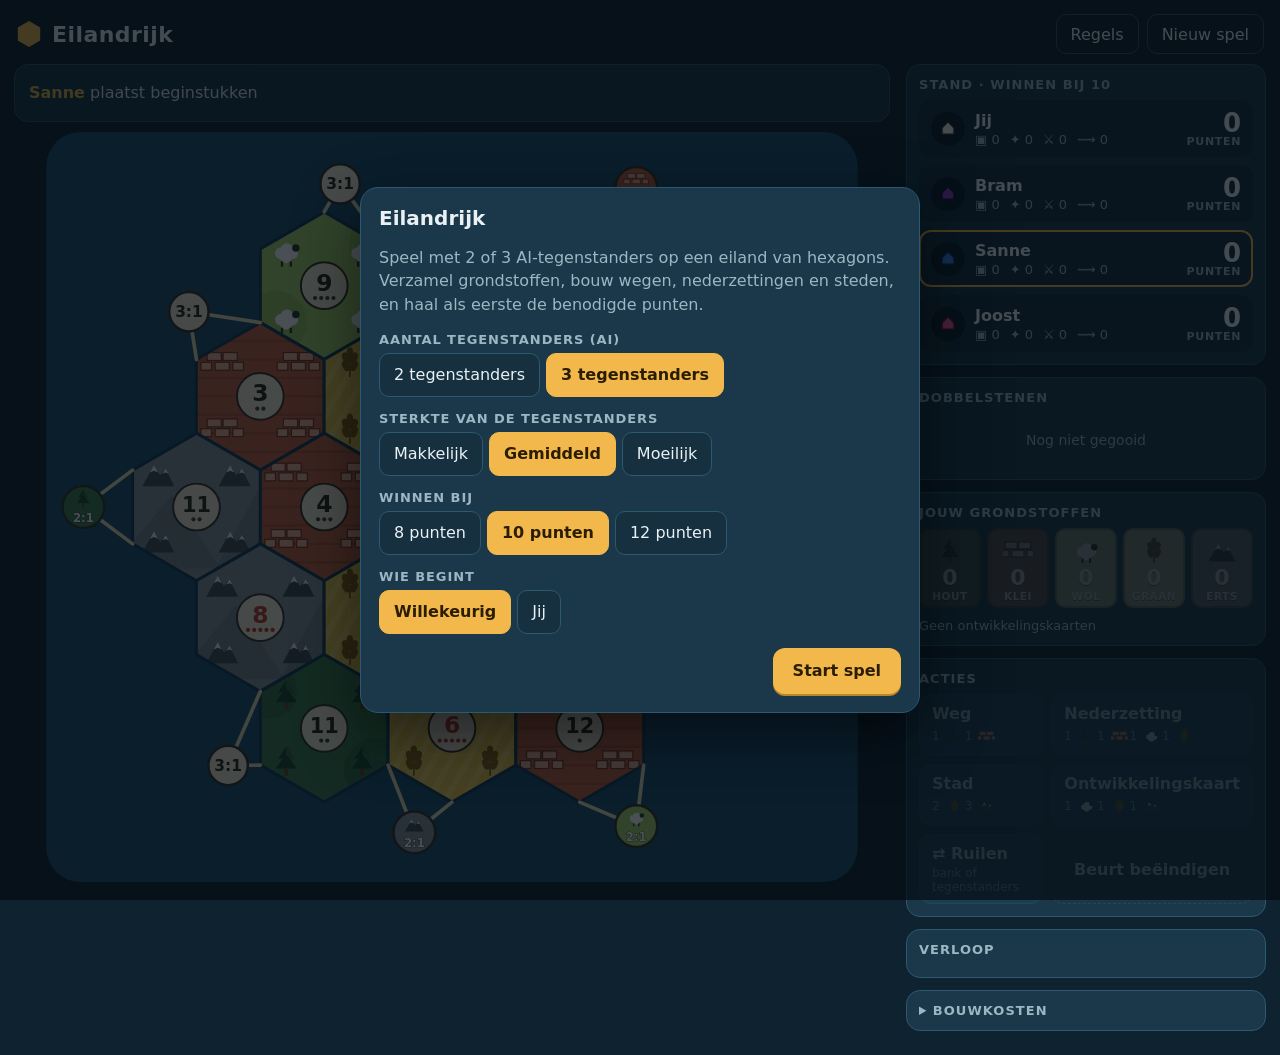
<file: index.html>
<!doctype html>
<html lang="nl">
<head>
  <meta charset="utf-8">
  <meta name="viewport" content="width=device-width, initial-scale=1, viewport-fit=cover">
  <meta name="apple-mobile-web-app-capable" content="yes">
  <meta name="mobile-web-app-capable" content="yes">
  <meta name="apple-mobile-web-app-title" content="Eilandrijk">
  <meta name="apple-mobile-web-app-status-bar-style" content="black-translucent">
  <meta name="theme-color" content="#0f2230">
  <meta name="description" content="Bouw, ruil en verover het eiland tegen 2 of 3 AI-tegenstanders.">
  <link rel="manifest" href="manifest.webmanifest">
  <link rel="icon" type="image/png" sizes="192x192" href="icons/icon-192.png">
  <link rel="apple-touch-icon" href="icons/apple-touch-icon.png">
  <title>Eilandrijk</title>
  <link rel="stylesheet" href="css/style.css">
</head>
<body>
  <div id="app">
    <header class="top">
      <h1><span class="logo" aria-hidden="true"></span>Eilandrijk</h1>
      <div class="top-actions">
        <button id="btn-rules" class="ghost">Regels</button>
        <button id="btn-new" class="ghost">Nieuw spel</button>
      </div>
    </header>
    <main>
      <section id="board-wrap">
        <div id="status" role="status" aria-live="polite"></div>
        <div id="board"></div>
      </section>
      <aside id="panel"></aside>
    </main>
    <div id="modal-root"></div>
    <div id="toast" role="alert"></div>
  </div>
  <script src="js/topology.js"></script>
  <script src="js/engine.js"></script>
  <script src="js/ai.js"></script>
  <script src="js/render.js"></script>
  <script src="js/ui.js"></script>
  <script>
    // Offline-ondersteuning (PWA); werkt alleen via https of localhost, anders stil overslaan.
    if ('serviceWorker' in navigator && /^https?:$/.test(location.protocol)) {
      window.addEventListener('load', function () {
        navigator.serviceWorker.register('sw.js').catch(function () {});
      });
    }
  </script>
</body>
</html>
</file>
<file: css/style.css>
:root {
  --bg: #0f2230;
  --bg2: #16303f;
  --panel: #1a3849;
  --panel2: #21475c;
  --line: #2c5870;
  --text: #eaf1f5;
  --muted: #9db6c4;
  --accent: #f2b84b;
  --accent-ink: #2b1d00;
  --good: #63d18a;
  --bad: #ef6a5b;
  --you: #f4f1e8;
  --foe: #7a34a8;
  --radius: 14px;
  font-family: ui-rounded, 'SF Pro Rounded', system-ui, -apple-system, 'Segoe UI', sans-serif;
}
* { box-sizing: border-box; }
html, body { margin: 0; overscroll-behavior-y: none; touch-action: manipulation; background: var(--bg); color: var(--text); -webkit-text-size-adjust: 100%; }
body { min-height: 100vh; min-height: 100dvh; }
button { font: inherit; color: inherit; cursor: pointer; }
button:disabled { cursor: not-allowed; }

#app { max-width: 1400px; margin: 0 auto; padding: max(10px, env(safe-area-inset-top)) 14px max(24px, env(safe-area-inset-bottom)); padding-left: max(14px, env(safe-area-inset-left)); padding-right: max(14px, env(safe-area-inset-right)); }
.top { display: flex; align-items: center; justify-content: space-between; padding: 4px 2px 10px; }
.top h1 { margin: 0; font-size: 22px; letter-spacing: .02em; display: flex; align-items: center; gap: 10px; }
.logo { width: 26px; height: 26px; background: var(--accent); clip-path: polygon(50% 0, 93% 25%, 93% 75%, 50% 100%, 7% 75%, 7% 25%); display: inline-block; }
.top-actions { display: flex; gap: 8px; }
button.ghost { background: transparent; border: 1px solid var(--line); border-radius: 10px; padding: 9px 14px; min-height: 40px; }
button.ghost:hover { background: var(--bg2); }

main { display: grid; grid-template-columns: minmax(0, 1fr) 360px; gap: 16px; align-items: start; }
#board-wrap { min-width: 0; }
#status { display: flex; align-items: center; justify-content: space-between; gap: 12px; background: var(--panel); border: 1px solid var(--line); border-radius: var(--radius); padding: 10px 14px; margin-bottom: 10px; min-height: 58px; font-size: 16px; }
#status .msg { flex: 1; line-height: 1.3; }
#status .msg b { color: var(--accent); }
#status.ai { opacity: .95; }
#status .thinking::after { content: ''; display: inline-block; width: 1.4em; text-align: left; animation: dots 1.2s steps(4) infinite; }
@keyframes dots { 0% { content: ''; } 25% { content: '.'; } 50% { content: '..'; } 75% { content: '...'; } }
#board svg { width: 100%; height: auto; max-height: calc(100vh - 150px); max-height: calc(100dvh - 150px); display: block; border-radius: 22px; touch-action: manipulation; user-select: none; -webkit-user-select: none; }

.primary { background: var(--accent); color: var(--accent-ink); border: 0; border-radius: 12px; padding: 12px 20px; font-weight: 700; font-size: 16px; min-height: 46px; white-space: nowrap; box-shadow: 0 2px 0 #b9862a; }
.primary:active { transform: translateY(1px); box-shadow: none; }
.primary:disabled { background: #566b77; color: #a9bbc5; box-shadow: none; }
.secondary { background: var(--panel2); border: 1px solid var(--line); border-radius: 12px; padding: 10px 14px; min-height: 44px; }
.secondary:hover:not(:disabled) { background: #2a566e; }
.secondary:disabled { opacity: .45; }

.spot-line { stroke: #ffe58a; opacity: .9; animation: pulse 1.1s ease-in-out infinite; }
.spot-dot { fill: #ffe58a; stroke: #7a5a00; stroke-width: 2; animation: pulse 1.1s ease-in-out infinite; }
.spot-tile { fill: rgba(255, 229, 138, .28); stroke: #ffe58a; stroke-width: 3; stroke-dasharray: 8 5; }
.spot { cursor: pointer; }
.spot:hover .spot-line, .spot:hover .spot-dot { opacity: 1; stroke: #fff; }
.spot:hover .spot-tile { fill: rgba(255, 229, 138, .5); }
@keyframes pulse { 0%, 100% { opacity: .55; } 50% { opacity: 1; } }
.flash { animation: flash 1.6s ease-out forwards; pointer-events: none; }
@keyframes flash { 0% { opacity: .85; } 100% { opacity: 0; } }

#panel { display: flex; flex-direction: column; gap: 12px; min-width: 0; }
.card { background: var(--panel); border: 1px solid var(--line); border-radius: var(--radius); padding: 12px; }
.card h3 { margin: 0 0 8px; font-size: 13px; text-transform: uppercase; letter-spacing: .08em; color: var(--muted); font-weight: 700; }

.players { display: grid; gap: 8px; }
.pl { display: grid; grid-template-columns: 34px 1fr auto; gap: 10px; align-items: center; padding: 8px 10px; border-radius: 12px; background: var(--bg2); border: 2px solid transparent; }
.pl.active { border-color: var(--accent); }
.pl .ico { width: 34px; height: 34px; border-radius: 50%; display: grid; place-items: center; background: #0d1c27; }
.pl .nm { font-weight: 700; }
.pl .sub { color: var(--muted); font-size: 13px; display: flex; flex-wrap: wrap; gap: 4px 10px; margin-top: 2px; }
.pl .vp { font-size: 26px; font-weight: 800; line-height: 1; text-align: right; }
.pl .vp small { display: block; font-size: 11px; font-weight: 600; color: var(--muted); letter-spacing: .06em; }
.badge { background: var(--accent); color: var(--accent-ink); border-radius: 999px; padding: 1px 8px; font-size: 11px; font-weight: 800; }

.dice { display: flex; gap: 10px; align-items: center; justify-content: center; padding: 4px 0; min-height: 54px; }
.die { width: 46px; height: 46px; background: #fbf6e6; border-radius: 10px; box-shadow: 0 2px 0 #b6ab8c; }
.dice.rolling .die { animation: shake .12s linear infinite; }
@keyframes shake { 0% { transform: rotate(-6deg); } 50% { transform: rotate(6deg) translateY(-2px); } 100% { transform: rotate(-6deg); } }
.dice .total { font-size: 22px; font-weight: 800; margin-left: 4px; min-width: 32px; }
.dice .none { color: var(--muted); font-size: 14px; }

.hand { display: grid; grid-template-columns: repeat(5, 1fr); gap: 6px; }
.rc { border-radius: 10px; padding: 6px 2px 4px; text-align: center; color: #fff; position: relative; border: 2px solid rgba(0, 0, 0, .25); }
.rc svg { display: block; margin: 0 auto; }
.rc .n { font-size: 22px; font-weight: 800; line-height: 1.1; text-shadow: 0 1px 0 rgba(0, 0, 0, .35); }
.rc .l { font-size: 10.5px; opacity: .95; text-transform: uppercase; letter-spacing: .05em; font-weight: 700; text-shadow: 0 1px 0 rgba(0, 0, 0, .35); }
.rc.zero { filter: saturate(.3) brightness(.7); opacity: .75; }

.devs { display: flex; flex-wrap: wrap; gap: 6px; margin-top: 10px; }
.dev { background: var(--bg2); border: 1px solid var(--line); border-radius: 10px; padding: 6px 10px; font-size: 13px; display: flex; align-items: center; gap: 8px; }
.dev b { color: var(--accent); }
.dev button { background: var(--accent); color: var(--accent-ink); border: 0; border-radius: 8px; font-weight: 700; padding: 5px 10px; min-height: 32px; }
.dev button:disabled { background: #566b77; color: #a9bbc5; }
.dev .new { color: var(--muted); font-size: 11px; }
.muted { color: var(--muted); }
.small { font-size: 13px; }

.actions { display: grid; grid-template-columns: 1fr 1fr; gap: 8px; }
.actions .wide { grid-column: 1 / -1; }
.act { display: flex; flex-direction: column; align-items: flex-start; gap: 3px; text-align: left; background: var(--panel2); border: 1px solid var(--line); border-radius: 12px; padding: 9px 12px; min-height: 58px; }
.act:hover:not(:disabled) { background: #2a566e; }
.act:disabled { opacity: .45; }
.act.on { outline: 2px solid var(--accent); background: #2f5f79; }
.act .t { font-weight: 700; display: flex; align-items: center; gap: 6px; }
.act .c { display: flex; gap: 2px; align-items: center; min-height: 20px; }
.act .c span { font-size: 12px; margin-right: 4px; color: var(--muted); }
.act .c svg { vertical-align: middle; }
.act.end { background: transparent; border-style: dashed; align-items: center; justify-content: center; }

#log { max-height: 190px; overflow-y: auto; font-size: 13px; display: flex; flex-direction: column; gap: 3px; }
#log div { display: flex; gap: 7px; align-items: baseline; }
#log i { width: 8px; height: 8px; border-radius: 50%; display: inline-block; flex: none; }
#log .sys i { background: var(--muted); }

details.card summary { cursor: pointer; font-weight: 700; color: var(--muted); font-size: 13px; text-transform: uppercase; letter-spacing: .08em; }
.costs { margin-top: 8px; display: grid; gap: 6px; font-size: 13px; }
.costs div { display: flex; align-items: center; gap: 6px; flex-wrap: wrap; }
.costs b { min-width: 110px; }

/* Modals */
.overlay { position: fixed; inset: 0; background: rgba(4, 12, 18, .72); display: grid; place-items: center; padding: 14px; z-index: 50; animation: fade .15s ease-out; }
@keyframes fade { from { opacity: 0; } to { opacity: 1; } }
.modal { background: var(--panel); border: 1px solid var(--line); border-radius: 18px; width: min(560px, 100%); max-height: calc(100dvh - 28px); overflow-y: auto; padding: 18px; box-shadow: 0 20px 60px rgba(0, 0, 0, .5); }
.modal.wide { width: min(680px, 100%); }
.modal h2 { margin: 0 0 12px; font-size: 20px; }
.modal p { line-height: 1.45; }
.modal .row { display: flex; gap: 8px; flex-wrap: wrap; align-items: center; margin: 10px 0; }
.modal .foot { display: flex; gap: 8px; justify-content: flex-end; margin-top: 14px; flex-wrap: wrap; }
.seg { display: flex; gap: 6px; flex-wrap: wrap; }
.seg button { background: var(--bg2); border: 1px solid var(--line); border-radius: 10px; padding: 10px 14px; min-height: 44px; }
.seg button.sel { background: var(--accent); color: var(--accent-ink); border-color: var(--accent); font-weight: 700; }
.field-l { margin: 14px 0 6px; font-size: 13px; text-transform: uppercase; letter-spacing: .07em; color: var(--muted); font-weight: 700; }

.chips { display: flex; gap: 6px; flex-wrap: wrap; }
.chip { display: flex; align-items: center; gap: 6px; background: var(--bg2); border: 2px solid var(--line); border-radius: 12px; padding: 6px 10px; min-height: 46px; }
.chip.sel { border-color: var(--accent); background: #2f5f79; }
.chip:disabled { opacity: .35; }
.chip small { color: var(--muted); }
.tabs { display: flex; gap: 6px; margin-bottom: 10px; }
.tabs button { flex: 1; background: var(--bg2); border: 1px solid var(--line); border-radius: 10px; padding: 10px; min-height: 44px; }
.tabs button.sel { background: var(--accent); color: var(--accent-ink); font-weight: 700; }
.stepgrid { display: grid; gap: 6px; }
.step { display: grid; grid-template-columns: 1fr auto auto auto; align-items: center; gap: 8px; background: var(--bg2); border-radius: 10px; padding: 4px 8px; }
.step .rn { display: flex; align-items: center; gap: 8px; }
.step button { width: 40px; height: 40px; border-radius: 10px; border: 1px solid var(--line); background: var(--panel2); font-size: 20px; line-height: 1; }
.step button:disabled { opacity: .3; }
.step .v { min-width: 24px; text-align: center; font-weight: 800; font-size: 18px; }
.step .h { color: var(--muted); font-size: 12px; min-width: 40px; text-align: right; }
.resp { margin-top: 12px; padding: 10px 12px; border-radius: 12px; background: var(--bg2); border-left: 4px solid var(--accent); }
.resp.ok { border-color: var(--good); }
.resp.no { border-color: var(--bad); }
.offer { display: flex; gap: 8px; align-items: center; flex-wrap: wrap; }
.tag { display: inline-flex; align-items: center; gap: 3px; background: var(--bg2); border-radius: 8px; padding: 3px 8px; font-weight: 700; }

#toast { position: fixed; left: 50%; bottom: 22px; transform: translate(-50%, 20px); background: #2b1414; color: #ffd9d3; border: 1px solid #a5443a; padding: 10px 16px; border-radius: 12px; opacity: 0; pointer-events: none; transition: all .2s; z-index: 80; max-width: calc(100vw - 30px); text-align: center; }
#toast.good { background: #10301f; color: #c9f5da; border-color: #3f9f68; }
#toast.show { opacity: 1; transform: translate(-50%, 0); }

.end-hero { font-size: 44px; text-align: center; margin: 4px 0; }
table.sc { width: 100%; border-collapse: collapse; margin: 10px 0; font-size: 14px; }
table.sc th, table.sc td { padding: 5px 6px; border-bottom: 1px solid var(--line); text-align: center; }
table.sc th:first-child, table.sc td:first-child { text-align: left; }
.rules h4 { margin: 14px 0 4px; color: var(--accent); }
.rules ul { margin: 4px 0; padding-left: 20px; line-height: 1.5; }

@media (max-width: 980px) {
  main { grid-template-columns: 1fr; }
  .c-hand { order: 1; } .c-act { order: 2; } .c-dice { order: 3; } .c-score { order: 4; } .c-log { order: 5; }
  #board svg { max-height: none; }
  .hand { grid-template-columns: repeat(5, 1fr); }
}
@media (max-width: 520px) {
  #app { padding: 8px 8px 20px; }
  #status { flex-direction: column; align-items: stretch; }
  .rc .n { font-size: 19px; }
}
@media (prefers-reduced-motion: reduce) { * { animation: none !important; } }
</file>
